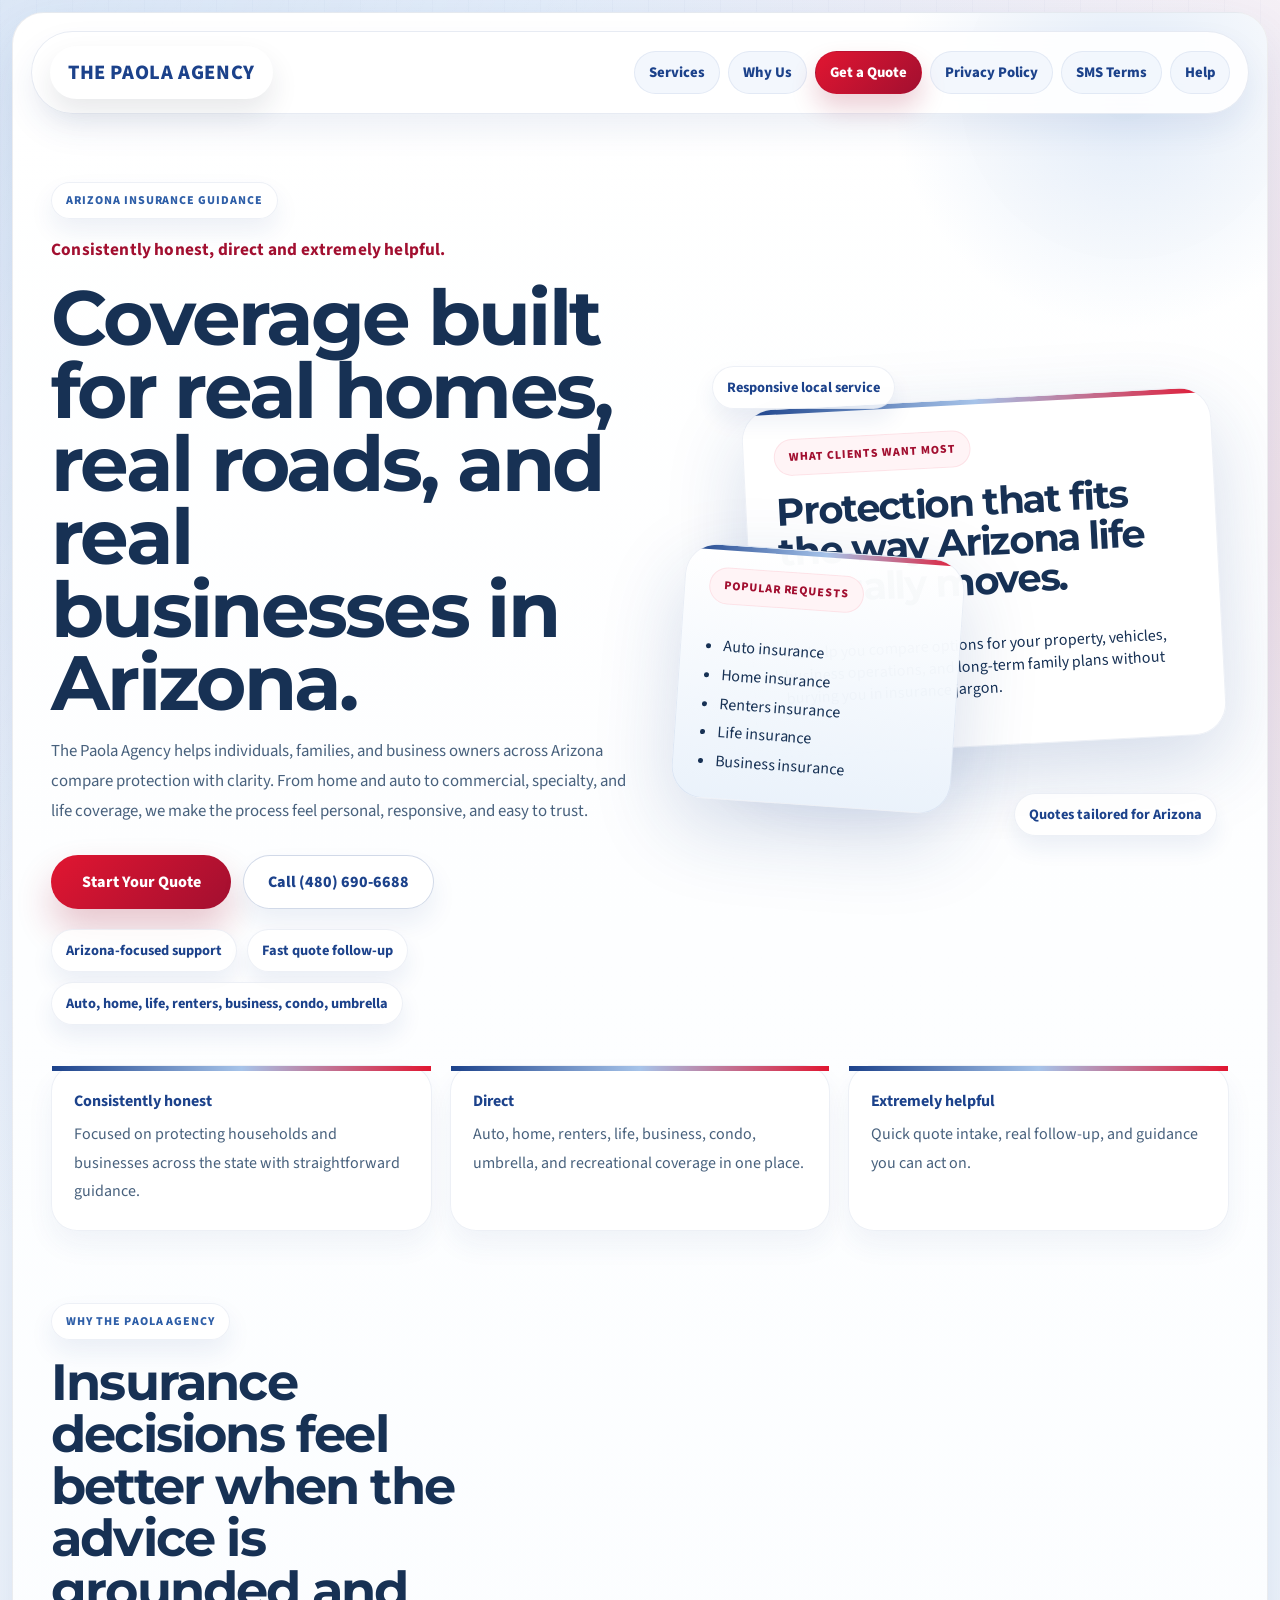
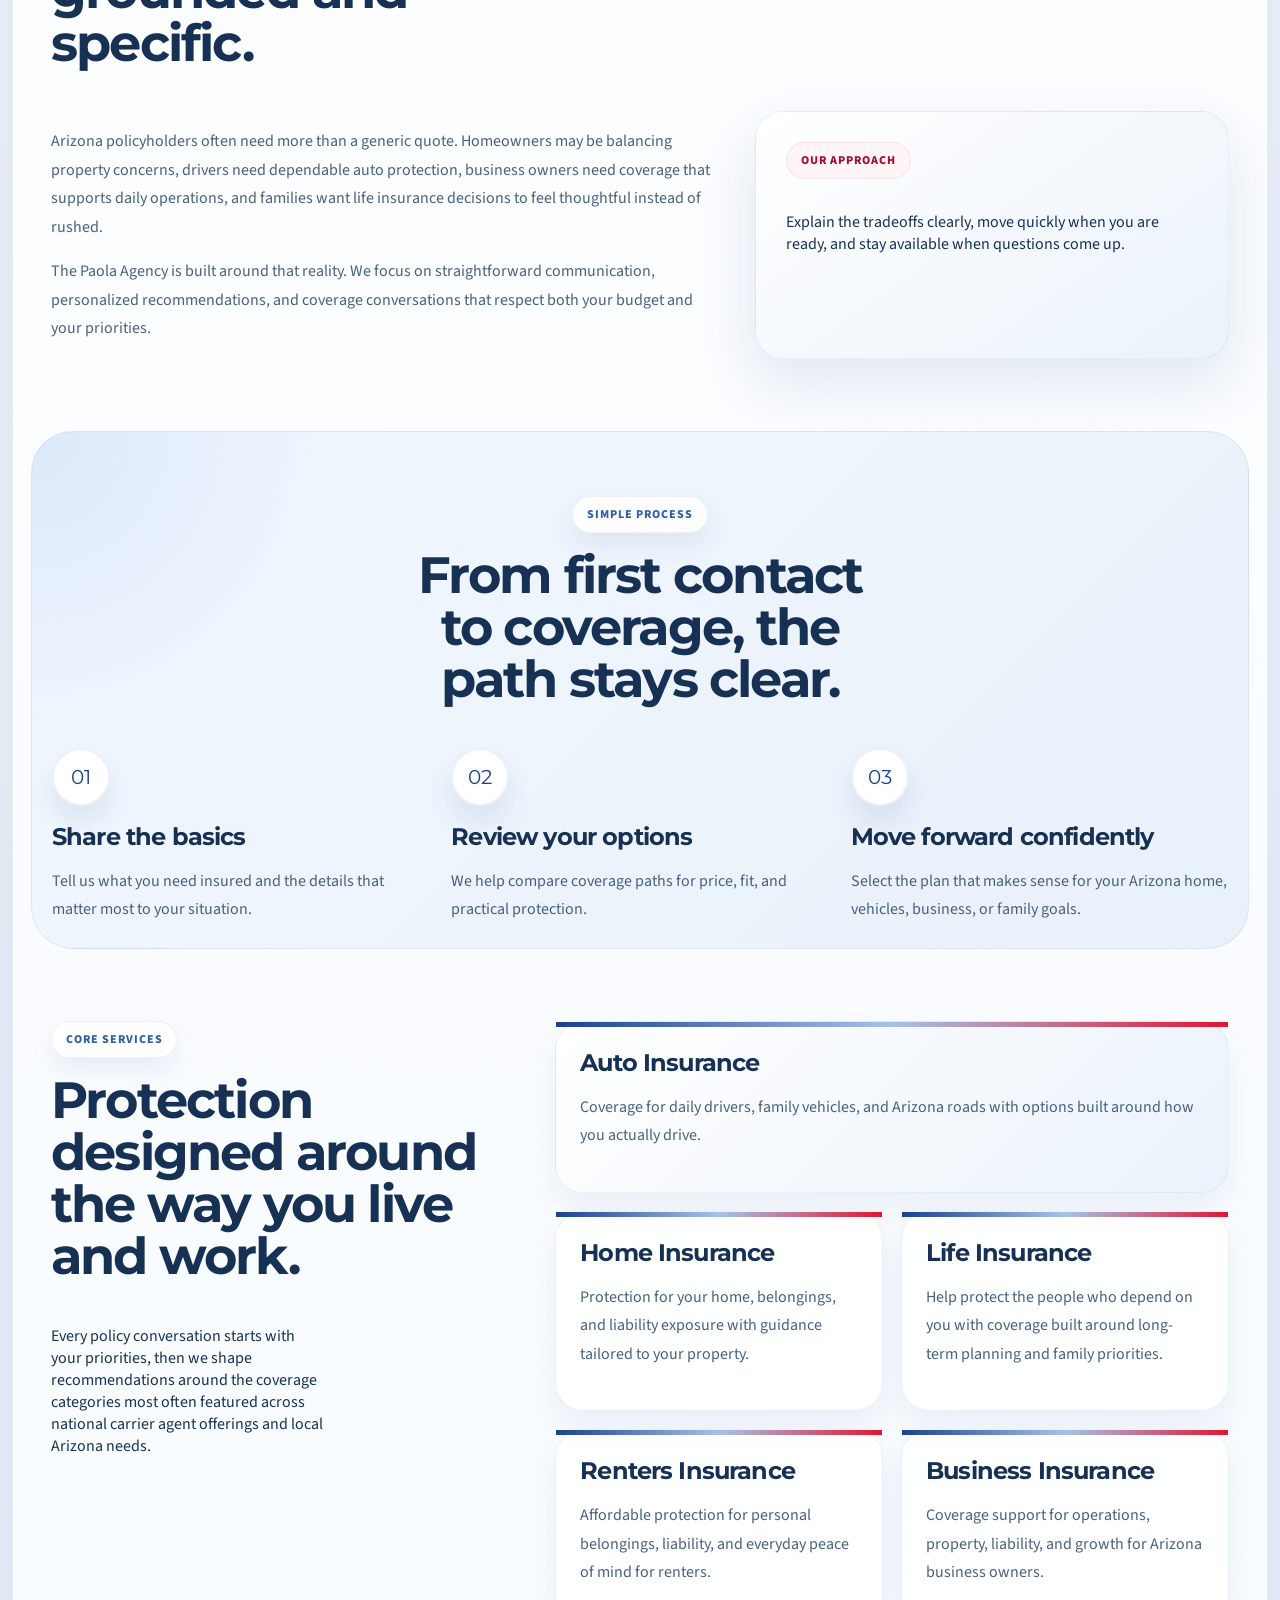
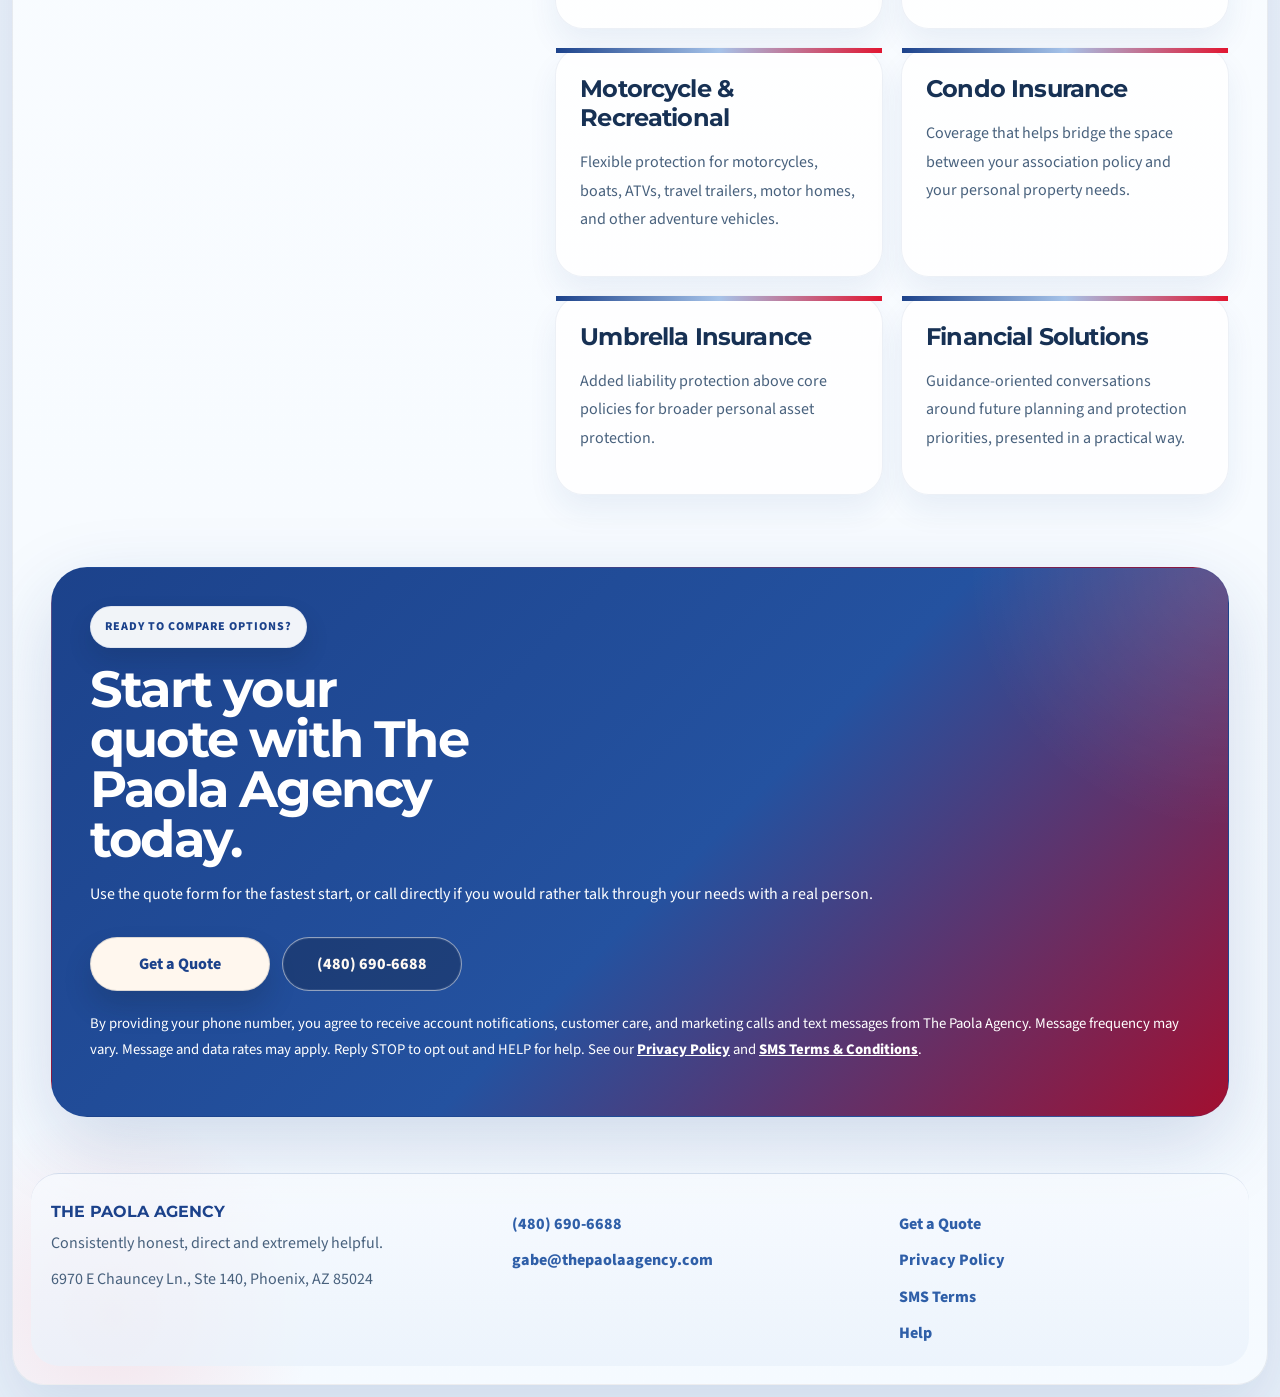
<file: index.html>
<!DOCTYPE html>
<html lang="en">
<head>
  <meta charset="UTF-8" />
  <meta name="viewport" content="width=device-width, initial-scale=1.0" />
  <title>The Paola Agency | Insurance Solutions Across Arizona</title>
  <meta
    name="description"
    content="The Paola Agency helps Arizona families and businesses protect what matters with home, auto, commercial, specialty, and life insurance guidance."
  />
  <link rel="preconnect" href="https://fonts.googleapis.com" />
  <link rel="preconnect" href="https://fonts.gstatic.com" crossorigin />
  <link href="https://fonts.googleapis.com/css2?family=Montserrat:wght@500;600;700;800&family=Source+Sans+3:wght@400;500;600;700&display=swap" rel="stylesheet" />
  <link rel="stylesheet" href="styles.css" />
</head>
<body>
  <div class="page-shell">
    <nav class="site-nav" aria-label="Primary">
      <a href="index.html" class="brand-mark active">The Paola Agency</a>
      <div class="nav-links">
        <a href="#services">Services</a>
        <a href="#why-us">Why Us</a>
        <a href="quote.html" class="nav-cta">Get a Quote</a>
        <a href="privacy-policy.html">Privacy Policy</a>
        <a href="sms-terms.html">SMS Terms</a>
        <a href="help.html">Help</a>
      </div>
    </nav>

    <main>
      <section class="hero-section">
        <div class="hero-copy">
          <p class="eyebrow">Arizona insurance guidance</p>
          <p class="brand-line">Consistently honest, direct and extremely helpful.</p>
          <h1>Coverage built for real homes, real roads, and real businesses in Arizona.</h1>
          <p class="hero-text">
            The Paola Agency helps individuals, families, and business owners across Arizona compare protection with
            clarity. From home and auto to commercial, specialty, and life coverage, we make the process feel
            personal, responsive, and easy to trust.
          </p>
          <div class="hero-actions">
            <a class="btn btn-solid" href="quote.html">Start Your Quote</a>
            <a class="btn btn-outline" href="tel:4806906688">Call (480) 690-6688</a>
          </div>
          <div class="hero-tags" aria-label="Key agency benefits">
            <span>Arizona-focused support</span>
            <span>Fast quote follow-up</span>
            <span>Auto, home, life, renters, business, condo, umbrella</span>
          </div>
        </div>

        <div class="hero-panel" aria-label="Agency highlights">
          <article class="floating-card card-primary">
            <p class="card-label">What clients want most</p>
            <h2>Protection that fits the way Arizona life actually moves.</h2>
            <p>
              We help you compare options for your property, vehicles, business operations, and long-term family plans
              without burying you in insurance jargon.
            </p>
          </article>

          <article class="floating-card card-secondary">
            <p class="card-label">Popular requests</p>
            <ul>
              <li>Auto insurance</li>
              <li>Home insurance</li>
              <li>Renters insurance</li>
              <li>Life insurance</li>
              <li>Business insurance</li>
            </ul>
          </article>

          <div class="mini-pill pill-top">Responsive local service</div>
          <div class="mini-pill pill-bottom">Quotes tailored for Arizona</div>
        </div>
      </section>

      <section class="metrics-strip" aria-label="Agency value">
        <div>
          <strong>Consistently honest</strong>
          <span>Focused on protecting households and businesses across the state with straightforward guidance.</span>
        </div>
        <div>
          <strong>Direct</strong>
          <span>Auto, home, renters, life, business, condo, umbrella, and recreational coverage in one place.</span>
        </div>
        <div>
          <strong>Extremely helpful</strong>
          <span>Quick quote intake, real follow-up, and guidance you can act on.</span>
        </div>
      </section>

      <section id="why-us" class="story-section">
        <div class="section-head">
          <p class="eyebrow">Why The Paola Agency</p>
          <h2>Insurance decisions feel better when the advice is grounded and specific.</h2>
        </div>
        <div class="story-grid">
          <div class="story-copy">
            <p>
              Arizona policyholders often need more than a generic quote. Homeowners may be balancing property concerns,
              drivers need dependable auto protection, business owners need coverage that supports daily operations, and
              families want life insurance decisions to feel thoughtful instead of rushed.
            </p>
            <p>
              The Paola Agency is built around that reality. We focus on straightforward communication, personalized
              recommendations, and coverage conversations that respect both your budget and your priorities.
            </p>
          </div>
          <aside class="promise-card">
            <p class="card-label">Our approach</p>
            <p>
              Explain the tradeoffs clearly, move quickly when you are ready, and stay available when questions come up.
            </p>
          </aside>
        </div>
      </section>

      <section class="process-section" aria-label="How quoting works">
        <div class="section-head centered">
          <p class="eyebrow">Simple process</p>
          <h2>From first contact to coverage, the path stays clear.</h2>
        </div>
        <div class="process-grid">
          <article class="process-step">
            <span class="step-id">01</span>
            <h3>Share the basics</h3>
            <p>Tell us what you need insured and the details that matter most to your situation.</p>
          </article>
          <article class="process-step">
            <span class="step-id">02</span>
            <h3>Review your options</h3>
            <p>We help compare coverage paths for price, fit, and practical protection.</p>
          </article>
          <article class="process-step">
            <span class="step-id">03</span>
            <h3>Move forward confidently</h3>
            <p>Select the plan that makes sense for your Arizona home, vehicles, business, or family goals.</p>
          </article>
        </div>
      </section>

      <section id="services" class="services-section">
        <div class="section-head services-head">
          <p class="eyebrow">Core services</p>
          <h2>Protection designed around the way you live and work.</h2>
          <p>
            Every policy conversation starts with your priorities, then we shape recommendations around the coverage
            categories most often featured across national carrier agent offerings and local Arizona needs.
          </p>
        </div>
        <div class="services-grid">
          <article class="service-card feature-card">
            <h3>Auto Insurance</h3>
            <p>
              Coverage for daily drivers, family vehicles, and Arizona roads with options built around how you actually drive.
            </p>
          </article>
          <article class="service-card">
            <h3>Home Insurance</h3>
            <p>
              Protection for your home, belongings, and liability exposure with guidance tailored to your property.
            </p>
          </article>
          <article class="service-card">
            <h3>Life Insurance</h3>
            <p>
              Help protect the people who depend on you with coverage built around long-term planning and family priorities.
            </p>
          </article>
          <article class="service-card">
            <h3>Renters Insurance</h3>
            <p>
              Affordable protection for personal belongings, liability, and everyday peace of mind for renters.
            </p>
          </article>
          <article class="service-card">
            <h3>Business Insurance</h3>
            <p>
              Coverage support for operations, property, liability, and growth for Arizona business owners.
            </p>
          </article>
          <article class="service-card">
            <h3>Motorcycle &amp; Recreational</h3>
            <p>
              Flexible protection for motorcycles, boats, ATVs, travel trailers, motor homes, and other adventure vehicles.
            </p>
          </article>
          <article class="service-card">
            <h3>Condo Insurance</h3>
            <p>
              Coverage that helps bridge the space between your association policy and your personal property needs.
            </p>
          </article>
          <article class="service-card">
            <h3>Umbrella Insurance</h3>
            <p>
              Added liability protection above core policies for broader personal asset protection.
            </p>
          </article>
          <article class="service-card">
            <h3>Financial Solutions</h3>
            <p>
              Guidance-oriented conversations around future planning and protection priorities, presented in a practical way.
            </p>
          </article>
        </div>
      </section>

      <section class="cta-section">
        <div class="cta-copy">
          <p class="eyebrow">Ready to compare options?</p>
          <h2>Start your quote with The Paola Agency today.</h2>
          <p>
            Use the quote form for the fastest start, or call directly if you would rather talk through your needs with
            a real person.
          </p>
        </div>
        <div class="hero-actions">
          <a class="btn btn-light" href="quote.html">Get a Quote</a>
          <a class="btn btn-ghost" href="tel:4806906688">(480) 690-6688</a>
        </div>
        <p class="consent-note">
          By providing your phone number, you agree to receive account notifications, customer care, and marketing calls
          and text messages from The Paola Agency. Message frequency may vary. Message and data rates may apply.
          Reply STOP to opt out and HELP for help. See our <a href="privacy-policy.html">Privacy Policy</a> and
          <a href="sms-terms.html">SMS Terms &amp; Conditions</a>.
        </p>
      </section>
    </main>

    <footer class="site-footer">
      <div>
        <strong>The Paola Agency</strong>
        <p>Consistently honest, direct and extremely helpful.</p>
        <p>6970 E Chauncey Ln., Ste 140, Phoenix, AZ 85024</p>
      </div>
      <div>
        <p><a href="tel:4806906688">(480) 690-6688</a></p>
        <p><a href="mailto:gabe@thepaolaagency.com">gabe@thepaolaagency.com</a></p>
      </div>
      <div>
        <p><a href="quote.html">Get a Quote</a></p>
        <p><a href="privacy-policy.html">Privacy Policy</a></p>
        <p><a href="sms-terms.html">SMS Terms</a></p>
        <p><a href="help.html">Help</a></p>
      </div>
    </footer>
  </div>
</body>
</html>
</file>
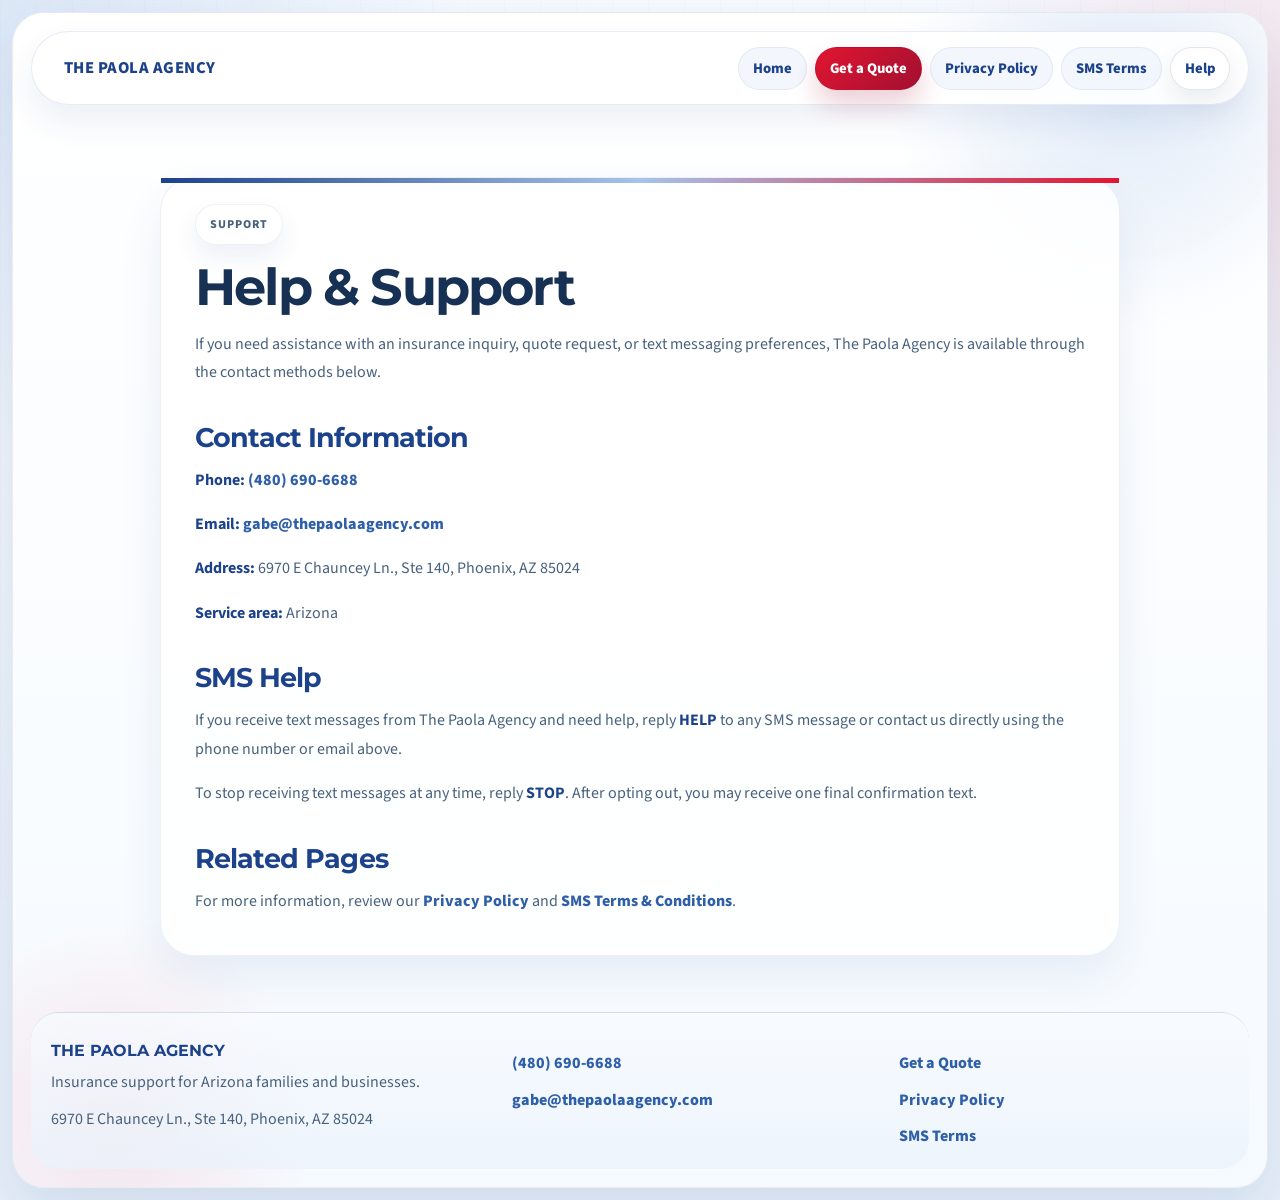
<file: help.html>
<!DOCTYPE html>
<html lang="en">
<head>
  <meta charset="UTF-8" />
  <meta name="viewport" content="width=device-width, initial-scale=1.0" />
  <title>Help | The Paola Agency</title>
  <meta name="description" content="Contact and SMS help information for The Paola Agency." />
  <link rel="preconnect" href="https://fonts.googleapis.com" />
  <link rel="preconnect" href="https://fonts.gstatic.com" crossorigin />
  <link href="https://fonts.googleapis.com/css2?family=Montserrat:wght@500;600;700;800&family=Source+Sans+3:wght@400;500;600;700&display=swap" rel="stylesheet" />
  <link rel="stylesheet" href="styles.css" />
</head>
<body>
  <div class="page-shell">
    <nav class="site-nav" aria-label="Primary">
      <a href="index.html" class="brand-mark">The Paola Agency</a>
      <div class="nav-links">
        <a href="index.html">Home</a>
        <a href="quote.html" class="nav-cta">Get a Quote</a>
        <a href="privacy-policy.html">Privacy Policy</a>
        <a href="sms-terms.html">SMS Terms</a>
        <a href="help.html" class="active">Help</a>
      </div>
    </nav>

    <main class="policy-layout">
      <p class="eyebrow">Support</p>
      <h1>Help &amp; Support</h1>
      <p>
        If you need assistance with an insurance inquiry, quote request, or text messaging preferences, The Paola Agency
        is available through the contact methods below.
      </p>

      <h2>Contact Information</h2>
      <p><strong>Phone:</strong> <a href="tel:4806906688">(480) 690-6688</a></p>
      <p><strong>Email:</strong> <a href="mailto:gabe@thepaolaagency.com">gabe@thepaolaagency.com</a></p>
      <p><strong>Address:</strong> 6970 E Chauncey Ln., Ste 140, Phoenix, AZ 85024</p>
      <p><strong>Service area:</strong> Arizona</p>

      <h2>SMS Help</h2>
      <p>
        If you receive text messages from The Paola Agency and need help, reply <strong>HELP</strong> to any SMS
        message or contact us directly using the phone number or email above.
      </p>
      <p>
        To stop receiving text messages at any time, reply <strong>STOP</strong>. After opting out, you may receive one
        final confirmation text.
      </p>

      <h2>Related Pages</h2>
      <p>
        For more information, review our <a href="privacy-policy.html">Privacy Policy</a> and
        <a href="sms-terms.html">SMS Terms &amp; Conditions</a>.
      </p>
    </main>

    <footer class="site-footer">
      <div>
        <strong>The Paola Agency</strong>
        <p>Insurance support for Arizona families and businesses.</p>
        <p>6970 E Chauncey Ln., Ste 140, Phoenix, AZ 85024</p>
      </div>
      <div>
        <p><a href="tel:4806906688">(480) 690-6688</a></p>
        <p><a href="mailto:gabe@thepaolaagency.com">gabe@thepaolaagency.com</a></p>
      </div>
      <div>
        <p><a href="quote.html">Get a Quote</a></p>
        <p><a href="privacy-policy.html">Privacy Policy</a></p>
        <p><a href="sms-terms.html">SMS Terms</a></p>
      </div>
    </footer>
  </div>
</body>
</html>
</file>
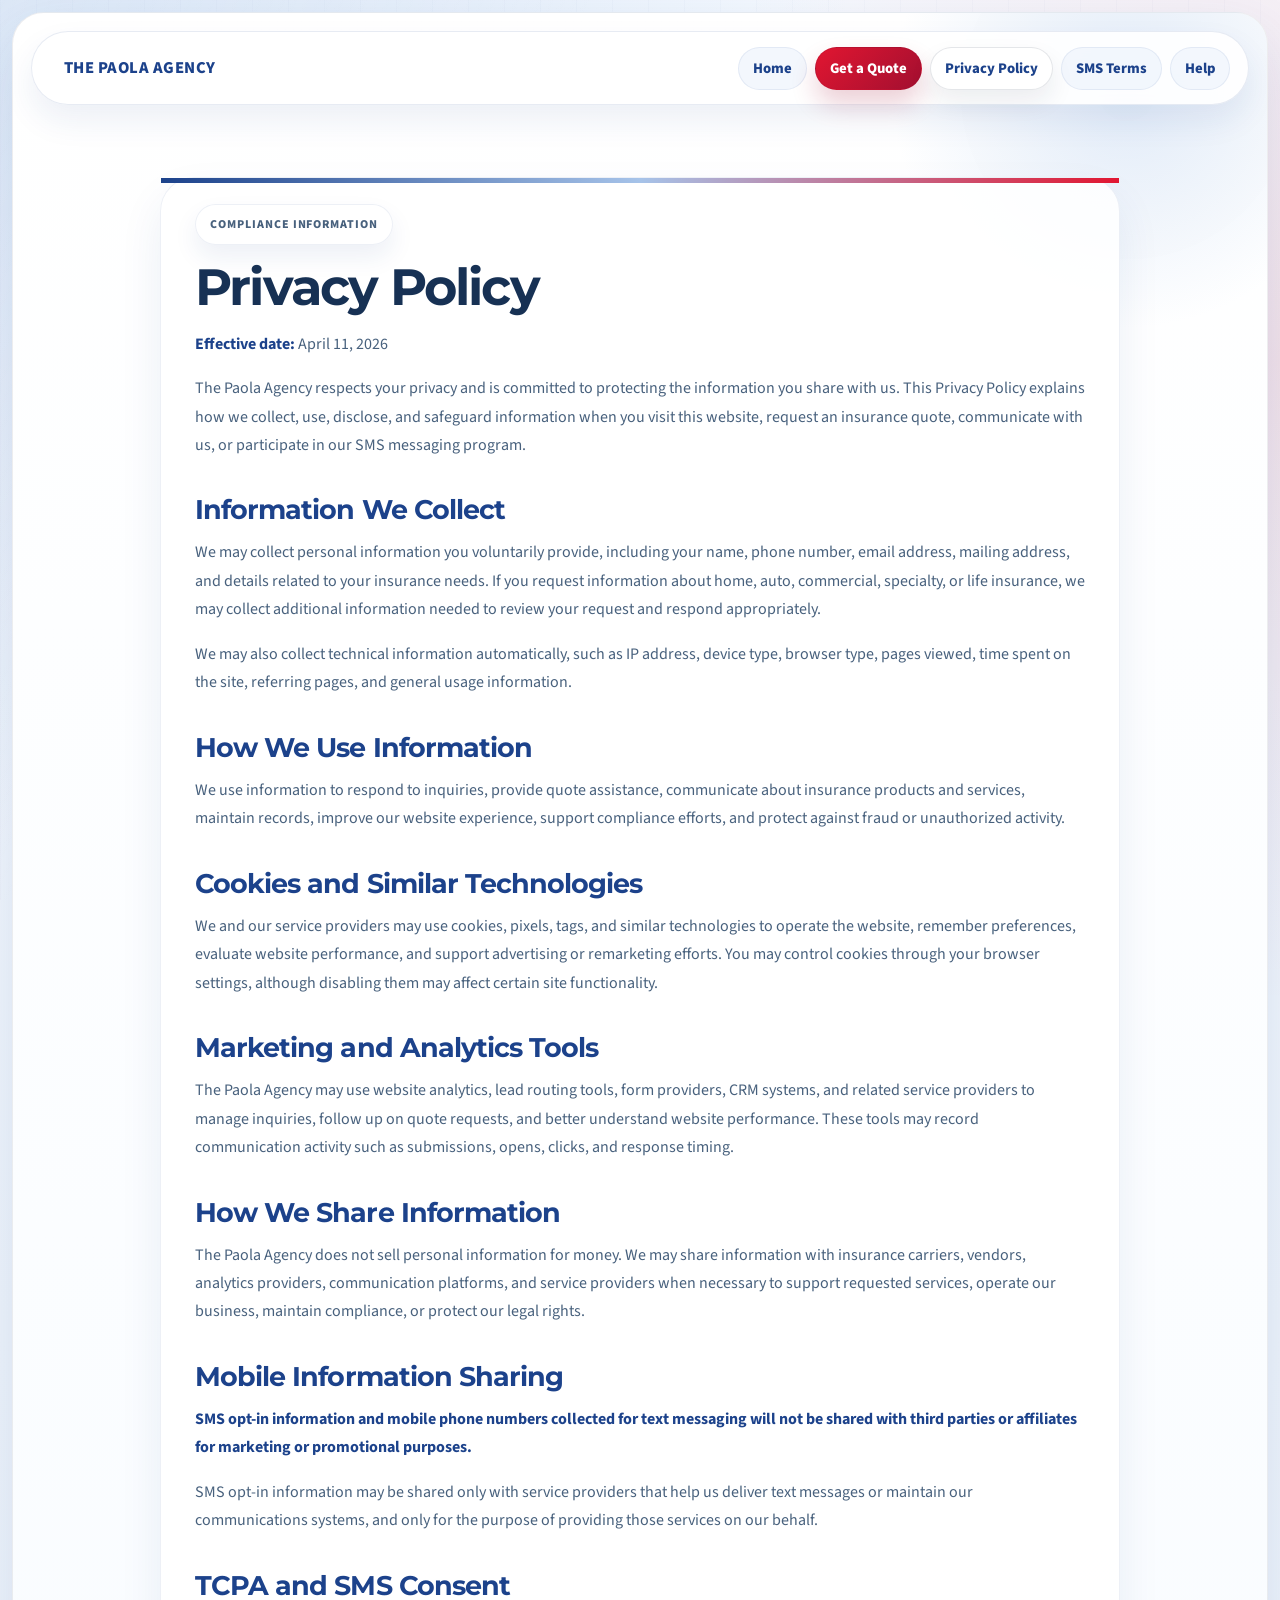
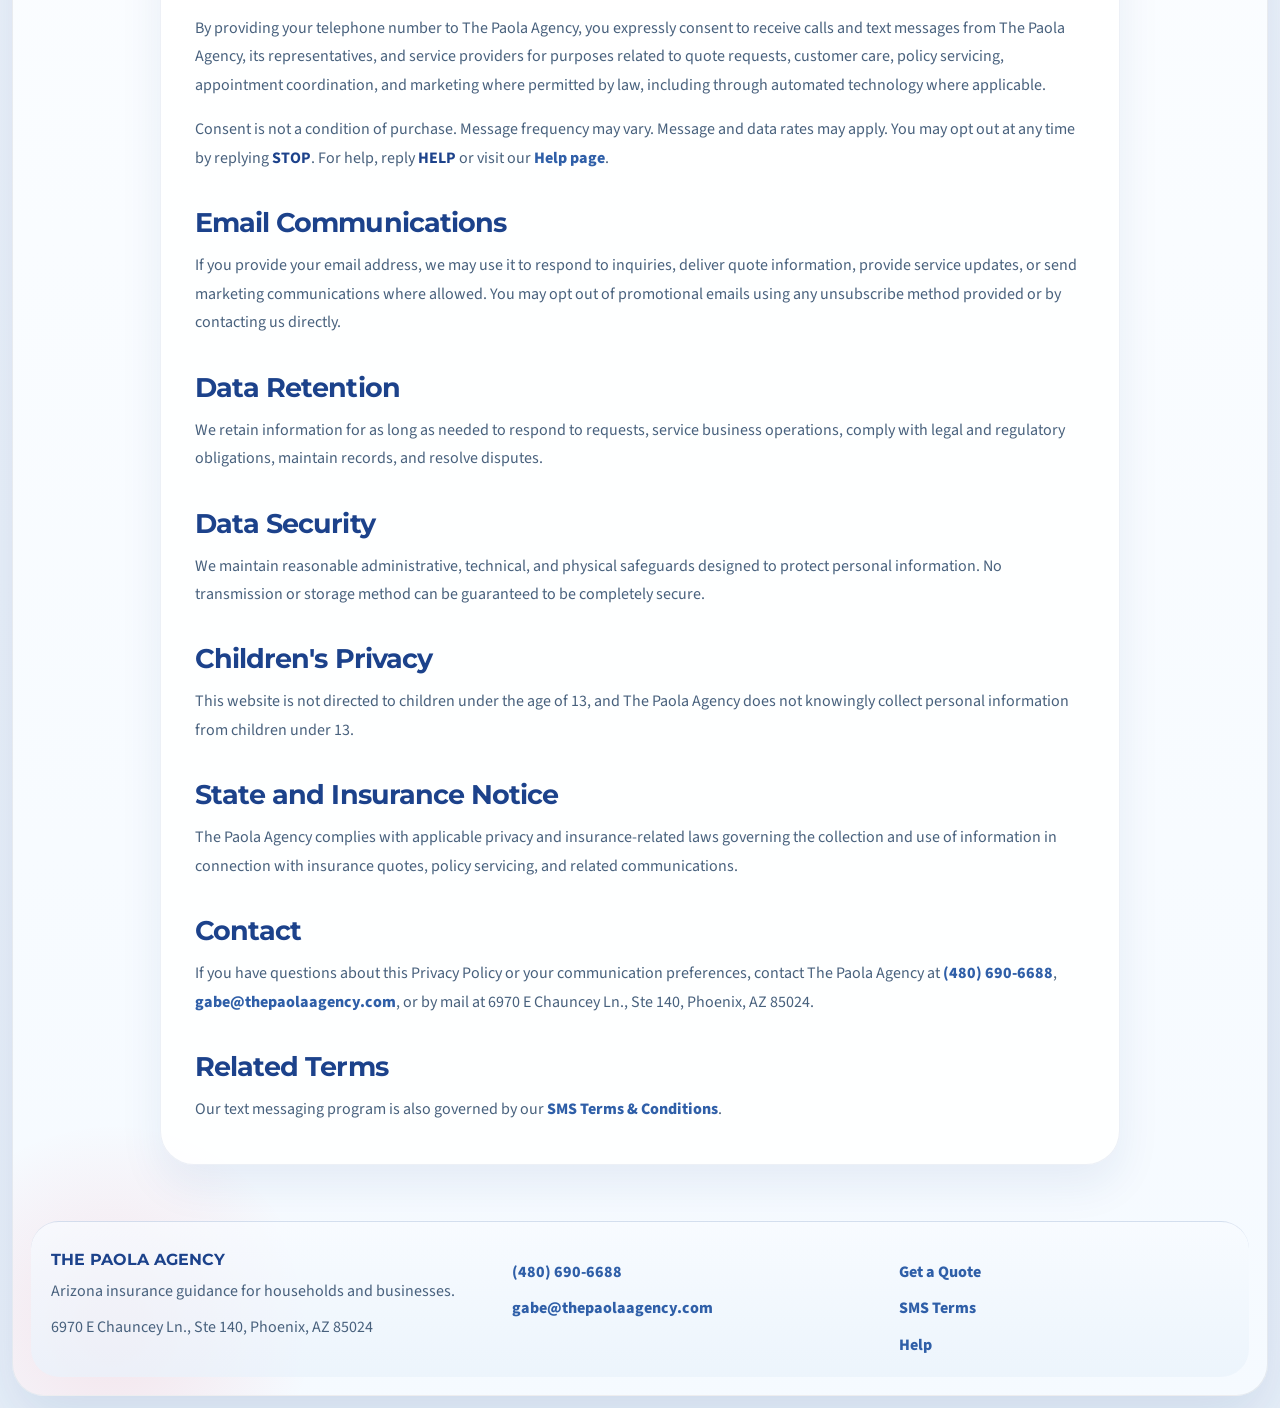
<file: privacy-policy.html>
<!DOCTYPE html>
<html lang="en">
<head>
  <meta charset="UTF-8" />
  <meta name="viewport" content="width=device-width, initial-scale=1.0" />
  <title>Privacy Policy | The Paola Agency</title>
  <meta name="description" content="Privacy Policy for The Paola Agency, including website, quote, and SMS communication practices." />
  <link rel="preconnect" href="https://fonts.googleapis.com" />
  <link rel="preconnect" href="https://fonts.gstatic.com" crossorigin />
  <link href="https://fonts.googleapis.com/css2?family=Montserrat:wght@500;600;700;800&family=Source+Sans+3:wght@400;500;600;700&display=swap" rel="stylesheet" />
  <link rel="stylesheet" href="styles.css" />
</head>
<body>
  <div class="page-shell">
    <nav class="site-nav" aria-label="Primary">
      <a href="index.html" class="brand-mark">The Paola Agency</a>
      <div class="nav-links">
        <a href="index.html">Home</a>
        <a href="quote.html" class="nav-cta">Get a Quote</a>
        <a href="privacy-policy.html" class="active">Privacy Policy</a>
        <a href="sms-terms.html">SMS Terms</a>
        <a href="help.html">Help</a>
      </div>
    </nav>

    <main class="policy-layout">
      <p class="eyebrow">Compliance information</p>
      <h1>Privacy Policy</h1>
      <p><strong>Effective date:</strong> April 11, 2026</p>

      <p>
        The Paola Agency respects your privacy and is committed to protecting the information you share with us.
        This Privacy Policy explains how we collect, use, disclose, and safeguard information when you visit this
        website, request an insurance quote, communicate with us, or participate in our SMS messaging program.
      </p>

      <h2>Information We Collect</h2>
      <p>
        We may collect personal information you voluntarily provide, including your name, phone number, email address,
        mailing address, and details related to your insurance needs. If you request information about home, auto,
        commercial, specialty, or life insurance, we may collect additional information needed to review your request
        and respond appropriately.
      </p>
      <p>
        We may also collect technical information automatically, such as IP address, device type, browser type, pages
        viewed, time spent on the site, referring pages, and general usage information.
      </p>

      <h2>How We Use Information</h2>
      <p>
        We use information to respond to inquiries, provide quote assistance, communicate about insurance products and
        services, maintain records, improve our website experience, support compliance efforts, and protect against
        fraud or unauthorized activity.
      </p>

      <h2>Cookies and Similar Technologies</h2>
      <p>
        We and our service providers may use cookies, pixels, tags, and similar technologies to operate the website,
        remember preferences, evaluate website performance, and support advertising or remarketing efforts. You may
        control cookies through your browser settings, although disabling them may affect certain site functionality.
      </p>

      <h2>Marketing and Analytics Tools</h2>
      <p>
        The Paola Agency may use website analytics, lead routing tools, form providers, CRM systems, and related
        service providers to manage inquiries, follow up on quote requests, and better understand website performance.
        These tools may record communication activity such as submissions, opens, clicks, and response timing.
      </p>

      <h2>How We Share Information</h2>
      <p>
        The Paola Agency does not sell personal information for money. We may share information with insurance
        carriers, vendors, analytics providers, communication platforms, and service providers when necessary to support
        requested services, operate our business, maintain compliance, or protect our legal rights.
      </p>

      <h2>Mobile Information Sharing</h2>
      <p>
        <strong>SMS opt-in information and mobile phone numbers collected for text messaging will not be shared with
        third parties or affiliates for marketing or promotional purposes.</strong>
      </p>
      <p>
        SMS opt-in information may be shared only with service providers that help us deliver text messages or maintain
        our communications systems, and only for the purpose of providing those services on our behalf.
      </p>

      <h2>TCPA and SMS Consent</h2>
      <p>
        By providing your telephone number to The Paola Agency, you expressly consent to receive calls and text
        messages from The Paola Agency, its representatives, and service providers for purposes related to quote
        requests, customer care, policy servicing, appointment coordination, and marketing where permitted by law,
        including through automated technology where applicable.
      </p>
      <p>
        Consent is not a condition of purchase. Message frequency may vary. Message and data rates may apply. You may
        opt out at any time by replying <strong>STOP</strong>. For help, reply <strong>HELP</strong> or visit our
        <a href="help.html">Help page</a>.
      </p>

      <h2>Email Communications</h2>
      <p>
        If you provide your email address, we may use it to respond to inquiries, deliver quote information, provide
        service updates, or send marketing communications where allowed. You may opt out of promotional emails using any
        unsubscribe method provided or by contacting us directly.
      </p>

      <h2>Data Retention</h2>
      <p>
        We retain information for as long as needed to respond to requests, service business operations, comply with
        legal and regulatory obligations, maintain records, and resolve disputes.
      </p>

      <h2>Data Security</h2>
      <p>
        We maintain reasonable administrative, technical, and physical safeguards designed to protect personal
        information. No transmission or storage method can be guaranteed to be completely secure.
      </p>

      <h2>Children's Privacy</h2>
      <p>
        This website is not directed to children under the age of 13, and The Paola Agency does not knowingly
        collect personal information from children under 13.
      </p>

      <h2>State and Insurance Notice</h2>
      <p>
        The Paola Agency complies with applicable privacy and insurance-related laws governing the collection and use
        of information in connection with insurance quotes, policy servicing, and related communications.
      </p>

      <h2>Contact</h2>
      <p>
        If you have questions about this Privacy Policy or your communication preferences, contact The Paola Agency
        at <a href="tel:4806906688">(480) 690-6688</a>,
        <a href="mailto:gabe@thepaolaagency.com">gabe@thepaolaagency.com</a>, or by mail at
        6970 E Chauncey Ln., Ste 140, Phoenix, AZ 85024.
      </p>

      <h2>Related Terms</h2>
      <p>
        Our text messaging program is also governed by our
        <a href="sms-terms.html">SMS Terms &amp; Conditions</a>.
      </p>
    </main>

    <footer class="site-footer">
      <div>
        <strong>The Paola Agency</strong>
        <p>Arizona insurance guidance for households and businesses.</p>
        <p>6970 E Chauncey Ln., Ste 140, Phoenix, AZ 85024</p>
      </div>
      <div>
        <p><a href="tel:4806906688">(480) 690-6688</a></p>
        <p><a href="mailto:gabe@thepaolaagency.com">gabe@thepaolaagency.com</a></p>
      </div>
      <div>
        <p><a href="quote.html">Get a Quote</a></p>
        <p><a href="sms-terms.html">SMS Terms</a></p>
        <p><a href="help.html">Help</a></p>
      </div>
    </footer>
  </div>
</body>
</html>
</file>
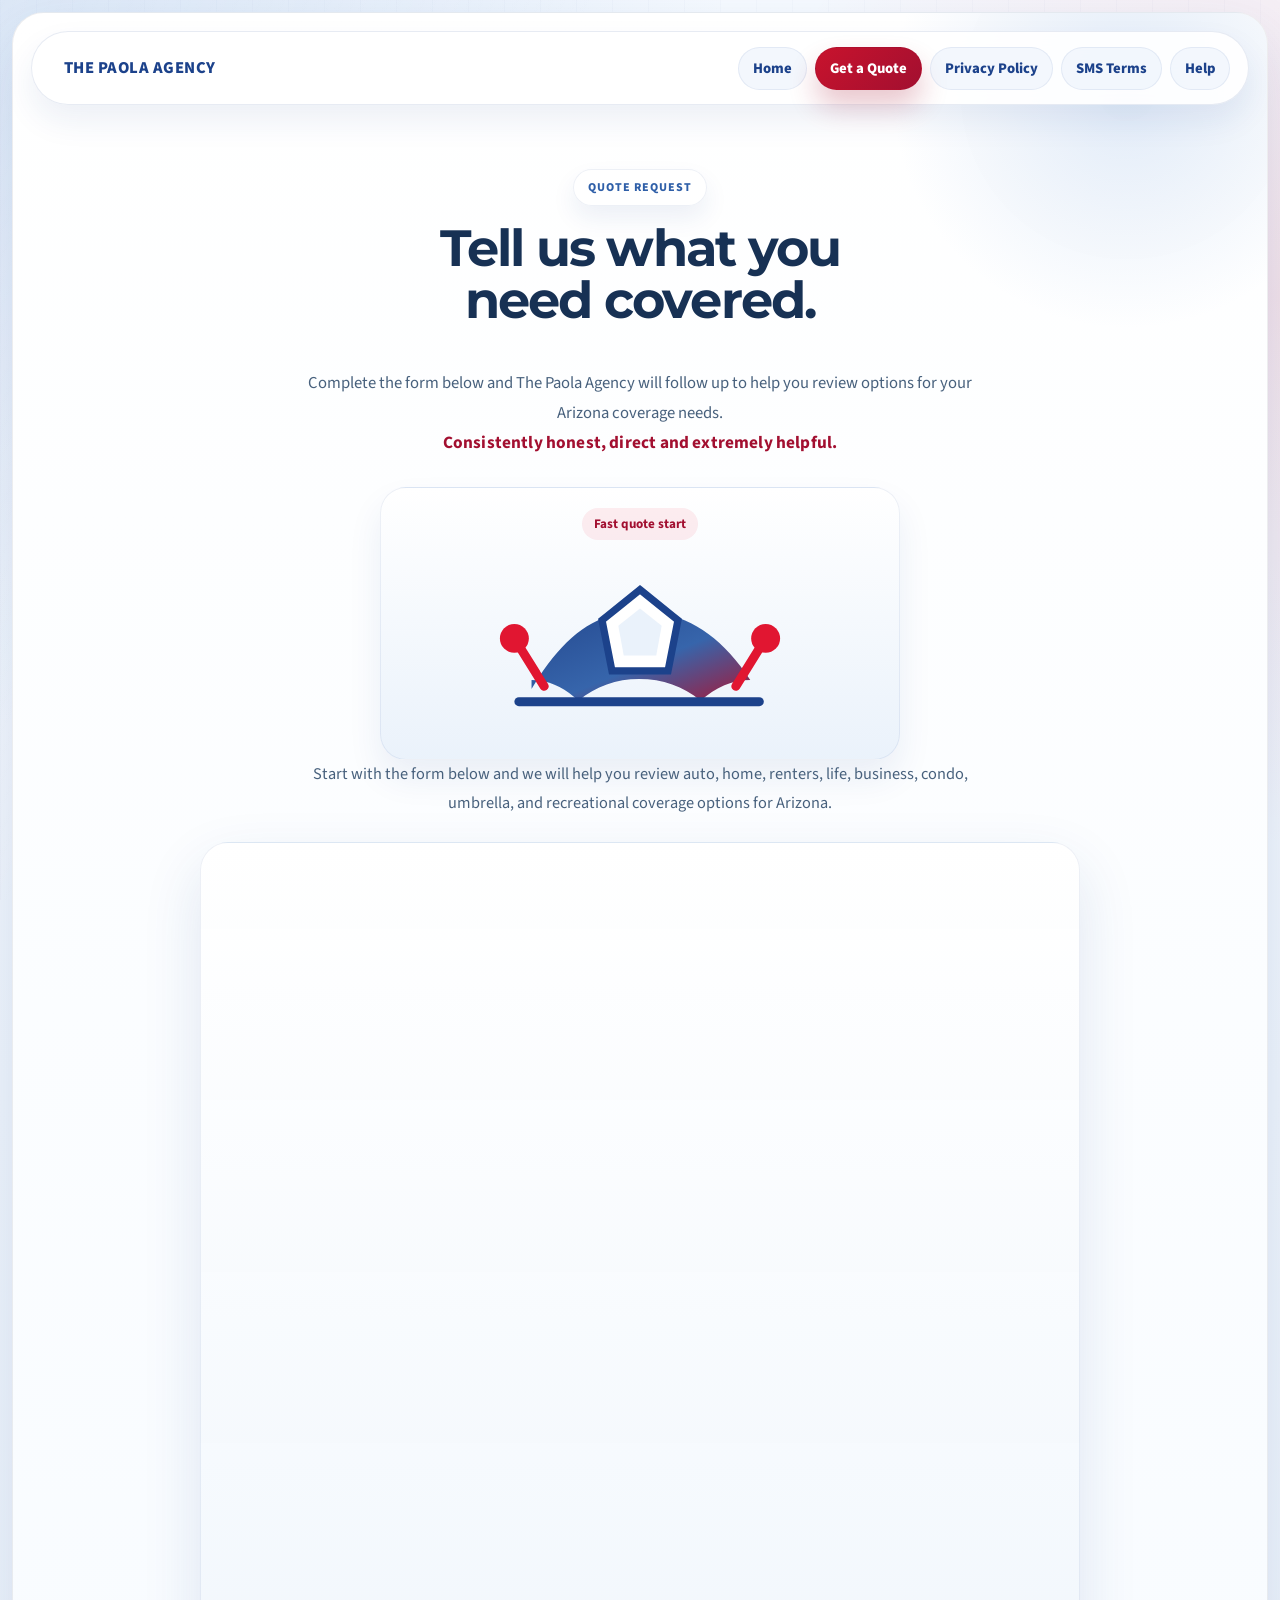
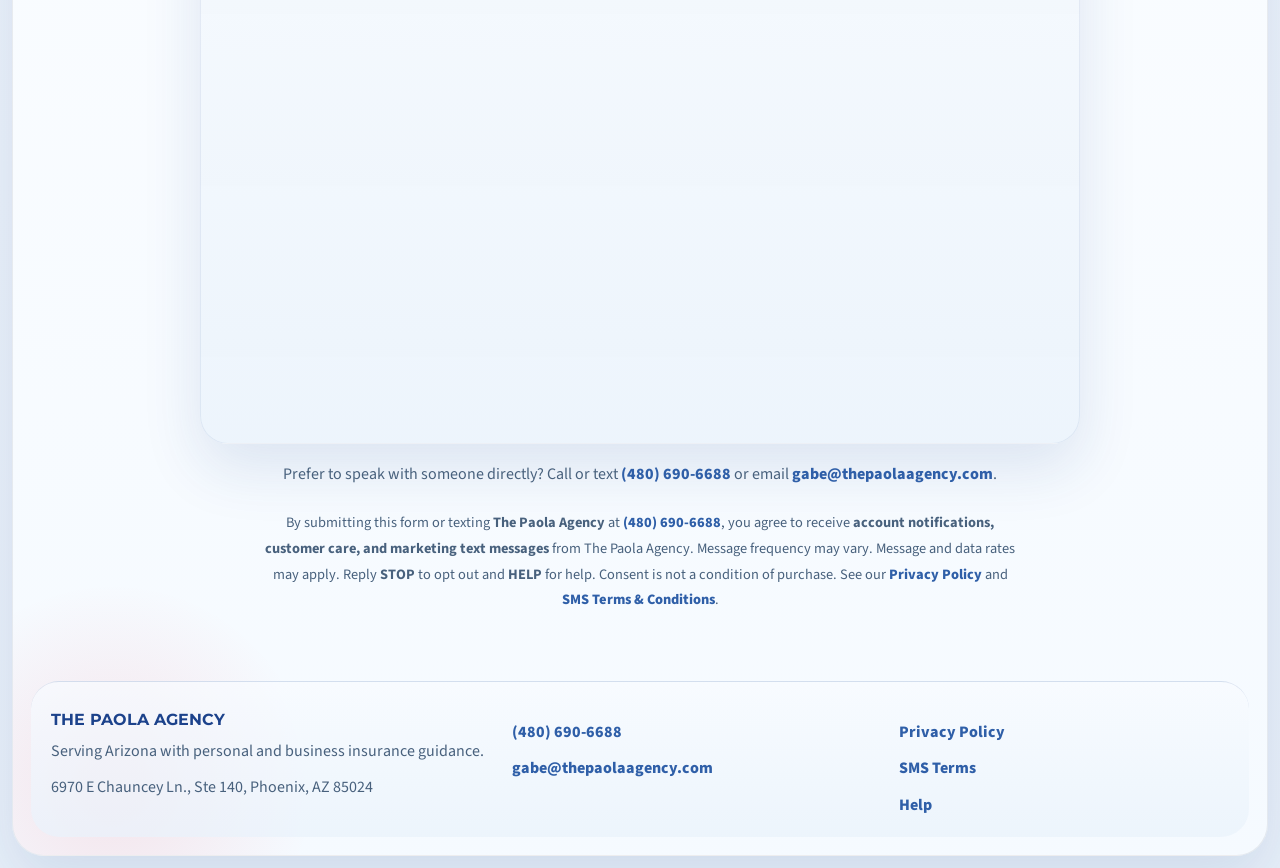
<file: quote.html>
<!DOCTYPE html>
<html lang="en">
<head>
  <meta charset="UTF-8" />
  <meta name="viewport" content="width=device-width, initial-scale=1.0" />
  <title>Get a Quote | The Paola Agency</title>
  <meta name="description" content="Request a quote from The Paola Agency for home, auto, commercial, specialty, and life insurance in Arizona." />
  <link rel="preconnect" href="https://fonts.googleapis.com" />
  <link rel="preconnect" href="https://fonts.gstatic.com" crossorigin />
  <link href="https://fonts.googleapis.com/css2?family=Montserrat:wght@500;600;700;800&family=Source+Sans+3:wght@400;500;600;700&display=swap" rel="stylesheet" />
  <link rel="stylesheet" href="styles.css" />
</head>
<body>
  <div class="page-shell">
    <nav class="site-nav" aria-label="Primary">
      <a href="index.html" class="brand-mark">The Paola Agency</a>
      <div class="nav-links">
        <a href="index.html">Home</a>
        <a href="quote.html" class="active nav-cta">Get a Quote</a>
        <a href="privacy-policy.html">Privacy Policy</a>
        <a href="sms-terms.html">SMS Terms</a>
        <a href="help.html">Help</a>
      </div>
    </nav>

    <main>
      <section class="quote-header">
        <p class="eyebrow">Quote request</p>
        <h1>Tell us what you need covered.</h1>
        <p class="quote-copy">
          Complete the form below and The Paola Agency will follow up to help you review options for your Arizona
          coverage needs.
        </p>
        <p class="brand-line centered-line">Consistently honest, direct and extremely helpful.</p>
        <div class="quote-art" aria-hidden="true">
          <div class="quote-art-badge">Fast quote start</div>
          <svg viewBox="0 0 520 220" role="presentation">
            <defs>
              <linearGradient id="farmersInspired" x1="0%" y1="0%" x2="100%" y2="100%">
                <stop offset="0%" stop-color="#1c428b" />
                <stop offset="55%" stop-color="#2f5fa8" />
                <stop offset="100%" stop-color="#a20f30" />
              </linearGradient>
            </defs>
            <path d="M140 156c34-57 70-86 120-86 47 0 88 24 122 76-20 0-38 8-55 23-19-16-42-24-68-24-25 0-48 8-67 24-16-15-33-23-52-23z" fill="url(#farmersInspired)" opacity="0.96"/>
            <path d="M260 46 302 80 291 136 229 136 218 80z" fill="#ffffff" stroke="#1c428b" stroke-width="8"/>
            <path d="M260 67 284 86 278 119 242 119 236 86z" fill="#eaf2fb"/>
            <path d="M126 170h266" stroke="#1c428b" stroke-width="10" stroke-linecap="round"/>
            <path d="M154 153 121 100" stroke="#e11631" stroke-width="10" stroke-linecap="round"/>
            <path d="M366 153 399 100" stroke="#e11631" stroke-width="10" stroke-linecap="round"/>
            <circle cx="121" cy="100" r="16" fill="#e11631"/>
            <circle cx="399" cy="100" r="16" fill="#e11631"/>
          </svg>
        </div>
      </section>

      <section class="quote-section">
        <p class="quote-intro">
          Start with the form below and we will help you review auto, home, renters, life, business, condo, umbrella,
          and recreational coverage options for Arizona.
        </p>

        <div class="embed-frame">
          <iframe
            src="https://form.jotform.com/261026608949161"
            title="The Paola Agency Quote Request Form"
            loading="lazy"
            allow="geolocation; microphone; camera"
          ></iframe>
        </div>

        <p class="support-copy">
          Prefer to speak with someone directly? Call or text <a href="tel:4806906688">(480) 690-6688</a> or email
          <a href="mailto:gabe@thepaolaagency.com">gabe@thepaolaagency.com</a>.
        </p>

        <p class="fine-print">
          By submitting this form or texting <strong>The Paola Agency</strong> at
          <a href="tel:4806906688">(480) 690-6688</a>, you agree to receive <strong>account notifications, customer care,
          and marketing text messages</strong> from The Paola Agency. Message frequency may vary. Message and data
          rates may apply. Reply <strong>STOP</strong> to opt out and <strong>HELP</strong> for help. Consent is not a
          condition of purchase. See our <a href="privacy-policy.html">Privacy Policy</a> and
          <a href="sms-terms.html">SMS Terms &amp; Conditions</a>.
        </p>
      </section>
    </main>

    <footer class="site-footer">
      <div>
        <strong>The Paola Agency</strong>
        <p>Serving Arizona with personal and business insurance guidance.</p>
        <p>6970 E Chauncey Ln., Ste 140, Phoenix, AZ 85024</p>
      </div>
      <div>
        <p><a href="tel:4806906688">(480) 690-6688</a></p>
        <p><a href="mailto:gabe@thepaolaagency.com">gabe@thepaolaagency.com</a></p>
      </div>
      <div>
        <p><a href="privacy-policy.html">Privacy Policy</a></p>
        <p><a href="sms-terms.html">SMS Terms</a></p>
        <p><a href="help.html">Help</a></p>
      </div>
    </footer>
  </div>
</body>
</html>
</file>
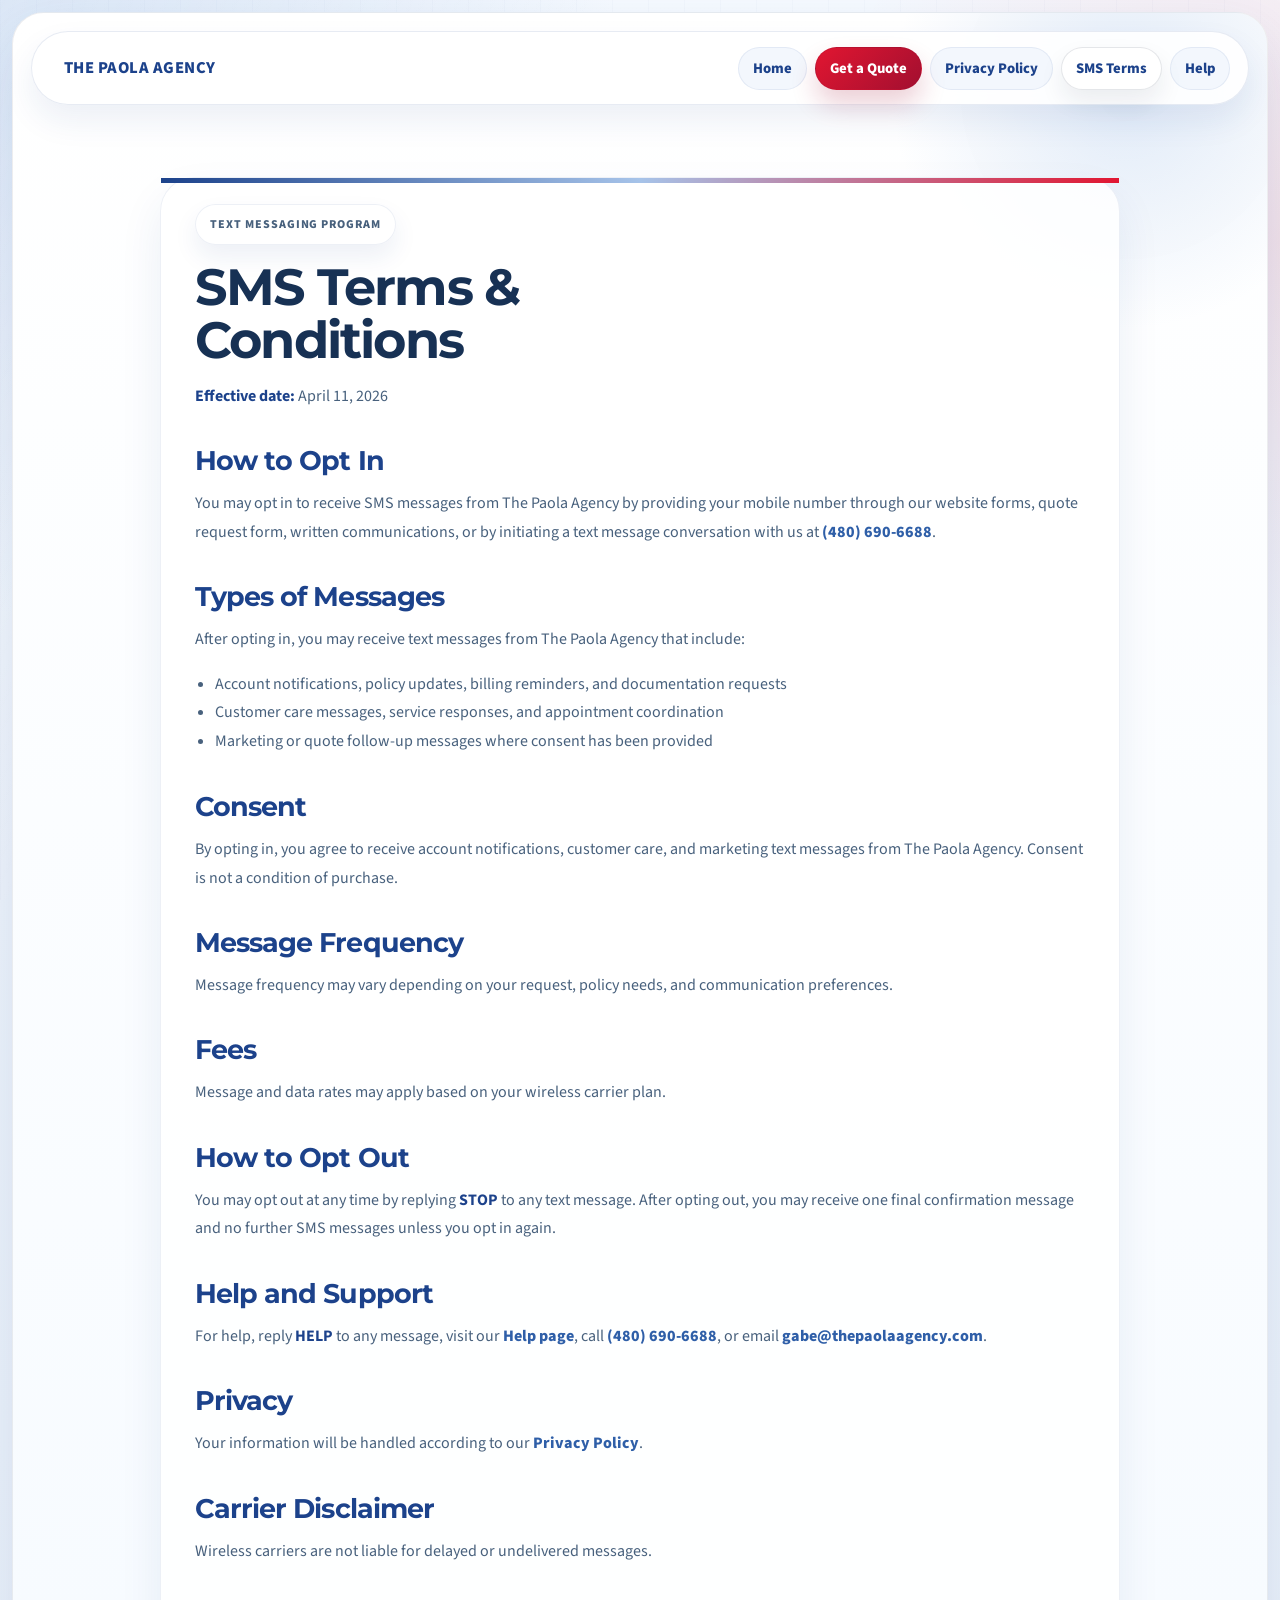
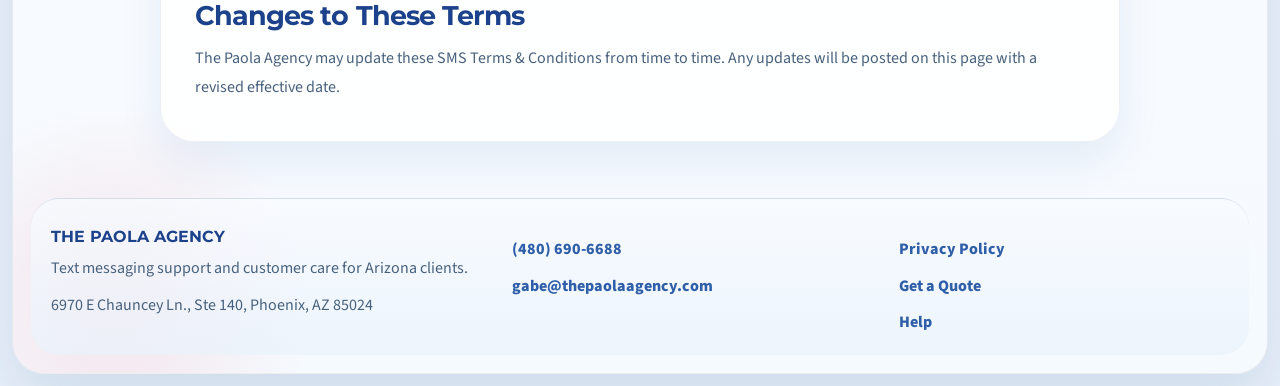
<file: sms-terms.html>
<!DOCTYPE html>
<html lang="en">
<head>
  <meta charset="UTF-8" />
  <meta name="viewport" content="width=device-width, initial-scale=1.0" />
  <title>SMS Terms &amp; Conditions | The Paola Agency</title>
  <meta name="description" content="SMS Terms and Conditions for The Paola Agency." />
  <link rel="preconnect" href="https://fonts.googleapis.com" />
  <link rel="preconnect" href="https://fonts.gstatic.com" crossorigin />
  <link href="https://fonts.googleapis.com/css2?family=Montserrat:wght@500;600;700;800&family=Source+Sans+3:wght@400;500;600;700&display=swap" rel="stylesheet" />
  <link rel="stylesheet" href="styles.css" />
</head>
<body>
  <div class="page-shell">
    <nav class="site-nav" aria-label="Primary">
      <a href="index.html" class="brand-mark">The Paola Agency</a>
      <div class="nav-links">
        <a href="index.html">Home</a>
        <a href="quote.html" class="nav-cta">Get a Quote</a>
        <a href="privacy-policy.html">Privacy Policy</a>
        <a href="sms-terms.html" class="active">SMS Terms</a>
        <a href="help.html">Help</a>
      </div>
    </nav>

    <main class="policy-layout">
      <p class="eyebrow">Text messaging program</p>
      <h1>SMS Terms &amp; Conditions</h1>
      <p><strong>Effective date:</strong> April 11, 2026</p>

      <h2>How to Opt In</h2>
      <p>
        You may opt in to receive SMS messages from The Paola Agency by providing your mobile number through our
        website forms, quote request form, written communications, or by initiating a text message conversation with us
        at <a href="tel:4806906688">(480) 690-6688</a>.
      </p>

      <h2>Types of Messages</h2>
      <p>After opting in, you may receive text messages from The Paola Agency that include:</p>
      <ul>
        <li>Account notifications, policy updates, billing reminders, and documentation requests</li>
        <li>Customer care messages, service responses, and appointment coordination</li>
        <li>Marketing or quote follow-up messages where consent has been provided</li>
      </ul>

      <h2>Consent</h2>
      <p>
        By opting in, you agree to receive account notifications, customer care, and marketing text messages from
        The Paola Agency. Consent is not a condition of purchase.
      </p>

      <h2>Message Frequency</h2>
      <p>Message frequency may vary depending on your request, policy needs, and communication preferences.</p>

      <h2>Fees</h2>
      <p>Message and data rates may apply based on your wireless carrier plan.</p>

      <h2>How to Opt Out</h2>
      <p>
        You may opt out at any time by replying <strong>STOP</strong> to any text message. After opting out, you may
        receive one final confirmation message and no further SMS messages unless you opt in again.
      </p>

      <h2>Help and Support</h2>
      <p>
        For help, reply <strong>HELP</strong> to any message, visit our <a href="help.html">Help page</a>, call
        <a href="tel:4806906688">(480) 690-6688</a>, or email
        <a href="mailto:gabe@thepaolaagency.com">gabe@thepaolaagency.com</a>.
      </p>

      <h2>Privacy</h2>
      <p>
        Your information will be handled according to our
        <a href="privacy-policy.html">Privacy Policy</a>.
      </p>

      <h2>Carrier Disclaimer</h2>
      <p>Wireless carriers are not liable for delayed or undelivered messages.</p>

      <h2>Changes to These Terms</h2>
      <p>
        The Paola Agency may update these SMS Terms &amp; Conditions from time to time. Any updates will be posted
        on this page with a revised effective date.
      </p>
    </main>

    <footer class="site-footer">
      <div>
        <strong>The Paola Agency</strong>
        <p>Text messaging support and customer care for Arizona clients.</p>
        <p>6970 E Chauncey Ln., Ste 140, Phoenix, AZ 85024</p>
      </div>
      <div>
        <p><a href="tel:4806906688">(480) 690-6688</a></p>
        <p><a href="mailto:gabe@thepaolaagency.com">gabe@thepaolaagency.com</a></p>
      </div>
      <div>
        <p><a href="privacy-policy.html">Privacy Policy</a></p>
        <p><a href="quote.html">Get a Quote</a></p>
        <p><a href="help.html">Help</a></p>
      </div>
    </footer>
  </div>
</body>
</html>
</file>
<file: styles.css>
@import url('https://fonts.googleapis.com/css2?family=Montserrat:wght@500;600;700;800&family=Source+Sans+3:wght@400;500;600;700&display=swap');

:root {
  --bg: #eef4fb;
  --paper: rgba(255, 255, 255, 0.95);
  --surface: #f8fbff;
  --line: rgba(53, 57, 80, 0.12);
  --text: #173154;
  --muted: #48617d;
  --navy: #1c428b;
  --blue: #2f5fa8;
  --light-blue: #a6c3e9;
  --pale-blue: #eaf2fb;
  --red: #e11631;
  --deep-red: #a20f30;
  --white: #ffffff;
  --shadow-soft: 0 24px 60px rgba(28, 66, 139, 0.12);
  --shadow-strong: 0 28px 80px rgba(28, 66, 139, 0.18);
}

* { box-sizing: border-box; }
html { scroll-behavior: smooth; }

body {
  margin: 0;
  color: var(--text);
  font-family: 'Source Sans 3', sans-serif;
  background:
    radial-gradient(circle at 0% 0%, rgba(166, 195, 233, 0.42), transparent 26%),
    radial-gradient(circle at 100% 12%, rgba(225, 22, 49, 0.1), transparent 22%),
    linear-gradient(180deg, #f6faff 0%, #eef4fb 44%, #e8f0f9 100%);
}

body::before {
  content: '';
  position: fixed;
  inset: 0;
  pointer-events: none;
  background:
    linear-gradient(115deg, rgba(255, 255, 255, 0.2), transparent 35%),
    repeating-linear-gradient(
      90deg,
      rgba(28, 66, 139, 0.02) 0,
      rgba(28, 66, 139, 0.02) 1px,
      transparent 1px,
      transparent 36px
    );
}

.page-shell {
  width: min(1320px, calc(100% - 24px));
  min-height: calc(100vh - 24px);
  margin: 12px auto;
  padding: 18px;
  border: 1px solid rgba(29, 36, 51, 0.08);
  border-radius: 32px;
  background: linear-gradient(180deg, rgba(255, 255, 255, 0.98), rgba(245, 250, 255, 0.98));
  box-shadow: var(--shadow-soft);
  position: relative;
  overflow: hidden;
}

.page-shell::before,
.page-shell::after {
  content: '';
  position: absolute;
  border-radius: 50%;
  pointer-events: none;
}

.page-shell::before {
  width: 520px;
  height: 520px;
  top: -180px;
  right: -120px;
  background: radial-gradient(circle, rgba(166, 195, 233, 0.34), transparent 64%);
}

.page-shell::after {
  width: 420px;
  height: 420px;
  bottom: -140px;
  left: -110px;
  background: radial-gradient(circle, rgba(225, 22, 49, 0.1), transparent 68%);
}

.site-nav,
.hero-section,
.metrics-strip,
.story-section,
.process-section,
.services-section,
.cta-section,
.quote-header,
.quote-section,
.policy-layout,
.site-footer {
  position: relative;
  z-index: 1;
}

.site-nav {
  display: flex;
  align-items: center;
  justify-content: space-between;
  gap: 18px;
  padding: 14px 18px;
  border-radius: 999px;
  background: rgba(255, 255, 255, 0.9);
  border: 1px solid rgba(28, 66, 139, 0.1);
  backdrop-filter: blur(18px);
  box-shadow: 0 16px 32px rgba(28, 66, 139, 0.08);
}

.brand-mark,
.nav-links a {
  text-decoration: none;
  color: var(--navy);
  font-weight: 800;
}

.brand-mark {
  letter-spacing: 0.03em;
  padding: 10px 14px;
  border-radius: 999px;
  font-size: 1.04rem;
  text-transform: uppercase;
}

.nav-links {
  display: flex;
  flex-wrap: wrap;
  justify-content: flex-end;
  gap: 8px;
}

.nav-links a {
  padding: 10px 14px;
  border-radius: 999px;
  font-size: 0.92rem;
  background: rgba(234, 242, 251, 0.58);
  border: 1px solid rgba(28, 66, 139, 0.08);
}

.nav-links a:hover,
.nav-links a.active,
.brand-mark.active {
  background: var(--white);
  color: var(--navy);
  box-shadow: 0 12px 24px rgba(26, 36, 59, 0.08);
}

.nav-links a.active {
  border: 1px solid rgba(34, 49, 76, 0.12);
}

.nav-links a.nav-cta {
  color: var(--white);
  background: linear-gradient(135deg, var(--red), var(--deep-red));
  border: 1px solid rgba(162, 15, 48, 0.24);
  box-shadow: 0 14px 26px rgba(162, 15, 48, 0.2);
}

.nav-links a.nav-cta:hover,
.nav-links a.nav-cta.active {
  color: var(--white);
  background: linear-gradient(135deg, #c8132d, var(--deep-red));
  box-shadow: 0 16px 28px rgba(162, 15, 48, 0.24);
}

.site-nav .brand-mark.active {
  padding: 12px 18px;
  font-size: 1.28rem;
  box-shadow: 0 14px 28px rgba(26, 36, 59, 0.1);
}

.hero-section {
  display: grid;
  grid-template-columns: minmax(0, 1.02fr) minmax(320px, 0.98fr);
  gap: 38px;
  padding: 68px 20px 34px;
  align-items: center;
}

.eyebrow,
.card-label {
  display: inline-flex;
  margin: 0 0 16px;
  padding: 9px 14px;
  border-radius: 999px;
  text-transform: uppercase;
  letter-spacing: 0.08em;
  font-size: 0.75rem;
  font-weight: 800;
}

.eyebrow {
  color: var(--blue);
  background: rgba(255, 255, 255, 0.94);
  box-shadow: 0 12px 24px rgba(28, 66, 139, 0.08);
  border: 1px solid rgba(28, 66, 139, 0.08);
}

.card-label {
  color: var(--deep-red);
  background: rgba(255, 244, 246, 0.95);
  border: 1px solid rgba(225, 22, 49, 0.08);
}

h1,
h2,
h3 {
  margin-top: 0;
  font-family: 'Montserrat', sans-serif;
  letter-spacing: -0.035em;
}

.hero-section h1 {
  max-width: 11ch;
  margin-bottom: 0;
  font-size: clamp(3rem, 6vw, 5.4rem);
  line-height: 0.95;
}

.hero-text,
.brand-line,
.story-copy p,
.service-card p,
.process-step p,
.quote-copy,
.quote-intro,
.support-copy,
.fine-print,
.policy-layout p,
.site-footer p,
.metrics-strip span,
.cta-copy p,
.consent-note {
  color: var(--muted);
  line-height: 1.78;
}

.brand-line {
  margin: 0 0 16px;
  color: var(--deep-red);
  font-size: 1.08rem;
  font-weight: 700;
  letter-spacing: 0.01em;
}

.centered-line {
  text-align: center;
}

.hero-text {
  max-width: 620px;
  margin-top: 18px;
  font-size: 1.05rem;
}

.hero-actions {
  display: flex;
  flex-wrap: wrap;
  gap: 12px;
  margin-top: 28px;
}

.btn {
  display: inline-flex;
  align-items: center;
  justify-content: center;
  min-width: 180px;
  padding: 15px 24px;
  border-radius: 999px;
  text-decoration: none;
  font-weight: 800;
  transition: transform 0.2s ease, box-shadow 0.2s ease;
}

.btn:hover { transform: translateY(-2px); }

.btn-solid {
  color: var(--white);
  background: linear-gradient(135deg, var(--red), var(--deep-red));
  box-shadow: 0 20px 36px rgba(162, 15, 48, 0.24);
}

.btn-outline {
  color: var(--navy);
  background: rgba(255, 255, 255, 0.96);
  border: 1px solid rgba(28, 66, 139, 0.2);
  box-shadow: 0 14px 26px rgba(28, 66, 139, 0.08);
}

.btn-light {
  color: var(--navy);
  background: var(--white);
  box-shadow: 0 16px 28px rgba(17, 25, 40, 0.18);
}

.btn-ghost {
  color: var(--white);
  border: 1px solid rgba(255, 255, 255, 0.62);
  background: rgba(255, 255, 255, 0.18);
  box-shadow: inset 0 0 0 1px rgba(255, 255, 255, 0.08);
}

.cta-section .btn-light {
  color: var(--navy);
  background: #fff7ee;
  border: 1px solid rgba(34, 49, 76, 0.16);
}

.cta-section .btn-ghost {
  color: #fff9f2;
  background: rgba(22, 34, 58, 0.34);
  border: 1px solid rgba(255, 255, 255, 0.52);
}

.btn-outline:hover,
.btn-light:hover {
  background: var(--white);
  box-shadow: 0 18px 30px rgba(17, 25, 40, 0.16);
}

.btn-ghost:hover {
  background: rgba(255, 255, 255, 0.28);
  box-shadow: 0 16px 28px rgba(17, 25, 40, 0.18);
}

.cta-section .btn-light:hover {
  background: #ffffff;
}

.cta-section .btn-ghost:hover {
  background: rgba(22, 34, 58, 0.5);
}

.hero-tags {
  display: flex;
  flex-wrap: wrap;
  gap: 10px;
  margin-top: 20px;
}

.hero-tags span,
.mini-pill {
  padding: 10px 14px;
  border-radius: 999px;
  background: rgba(255, 255, 255, 0.82);
  color: var(--navy);
  font-size: 0.9rem;
  font-weight: 700;
  box-shadow: 0 12px 22px rgba(28, 66, 139, 0.08);
  border: 1px solid rgba(28, 66, 139, 0.08);
}

.hero-panel {
  min-height: 460px;
  position: relative;
}

.floating-card {
  position: absolute;
  border-radius: 32px;
  border: 1px solid rgba(28, 66, 139, 0.08);
  background: var(--paper);
  box-shadow: var(--shadow-strong);
  overflow: hidden;
}

.floating-card::before,
.service-card::before,
.metrics-strip div::before,
.policy-layout::before {
  content: '';
  position: absolute;
  left: 0;
  right: 0;
  top: 0;
  height: 5px;
  background: linear-gradient(90deg, var(--navy), var(--light-blue), var(--red));
}

.card-primary {
  top: 24px;
  right: 10px;
  width: min(100%, 470px);
  padding: 30px;
  transform: rotate(-3deg);
}

.card-primary h2 {
  font-size: clamp(1.8rem, 3vw, 2.7rem);
  line-height: 1.03;
}

.card-secondary {
  left: 8px;
  bottom: 28px;
  width: min(100%, 280px);
  padding: 22px 24px;
  transform: rotate(4deg);
  background: linear-gradient(180deg, rgba(255, 255, 255, 0.98), rgba(234, 242, 251, 0.98));
}

.card-secondary ul {
  margin: 12px 0 0;
  padding-left: 18px;
  color: var(--text);
  line-height: 1.8;
}

.mini-pill {
  position: absolute;
}

.pill-top { top: -8px; left: 42px; }
.pill-bottom { right: 12px; bottom: -2px; }

.metrics-strip {
  display: grid;
  grid-template-columns: repeat(3, minmax(0, 1fr));
  gap: 18px;
  padding: 0 20px;
  margin-top: 6px;
}

.metrics-strip div {
  position: relative;
  padding: 24px 22px;
  border-radius: 26px;
  background: rgba(255, 255, 255, 0.82);
  border: 1px solid rgba(28, 66, 139, 0.08);
  box-shadow: 0 14px 28px rgba(28, 66, 139, 0.06);
}

.metrics-strip strong {
  display: block;
  margin-bottom: 8px;
  color: var(--navy);
}

.story-section,
.process-section,
.services-section,
.quote-header,
.quote-section,
.policy-layout {
  padding-left: 20px;
  padding-right: 20px;
}

.story-section,
.process-section,
.services-section,
.policy-layout {
  margin-top: 72px;
}

.section-head { margin-bottom: 26px; }
.centered { text-align: center; }
.centered h2 { margin-left: auto; margin-right: auto; }

.section-head h2,
.policy-layout h1,
.quote-header h1 {
  max-width: 13ch;
  font-size: clamp(2.1rem, 4vw, 3.4rem);
  line-height: 1.02;
}

.story-grid {
  display: grid;
  grid-template-columns: minmax(0, 1.1fr) minmax(280px, 0.78fr);
  gap: 36px;
}

.promise-card {
  padding: 30px;
  border-radius: 28px;
  background: linear-gradient(145deg, rgba(255, 255, 255, 0.98), rgba(234, 242, 251, 0.98));
  box-shadow: var(--shadow-soft);
  border: 1px solid rgba(28, 66, 139, 0.08);
}

.process-section {
  padding-top: 64px;
  padding-bottom: 8px;
  border-radius: 42px;
  background:
    radial-gradient(circle at top left, rgba(166, 195, 233, 0.28), transparent 24%),
    linear-gradient(135deg, rgba(241, 247, 255, 0.96), rgba(232, 240, 249, 0.98));
  border: 1px solid rgba(28, 66, 139, 0.08);
}

.process-grid {
  display: grid;
  grid-template-columns: repeat(3, minmax(0, 1fr));
  gap: 22px;
  margin-top: 34px;
}

.step-id {
  display: inline-flex;
  width: 58px;
  height: 58px;
  align-items: center;
  justify-content: center;
  margin-bottom: 16px;
  border-radius: 50%;
  background: var(--white);
  color: var(--navy);
  font-family: 'Montserrat', sans-serif;
  font-size: 1.25rem;
  box-shadow: 0 16px 26px rgba(28, 66, 139, 0.1);
  border: 2px solid rgba(28, 66, 139, 0.08);
}

.process-step h3,
.service-card h3 {
  margin-bottom: 10px;
  font-size: 1.5rem;
}

.services-section {
  display: grid;
  grid-template-columns: minmax(280px, 0.82fr) minmax(0, 1.18fr);
  gap: 36px;
  align-items: start;
}

.services-head p { max-width: 34ch; }

.services-grid {
  display: grid;
  grid-template-columns: repeat(2, minmax(0, 1fr));
  gap: 18px;
}

.service-card {
  position: relative;
  padding: 26px 24px;
  border-radius: 28px;
  background: rgba(255, 255, 255, 0.9);
  border: 1px solid rgba(28, 66, 139, 0.08);
  box-shadow: 0 16px 30px rgba(28, 66, 139, 0.07);
}

.feature-card {
  grid-column: 1 / -1;
  background: linear-gradient(135deg, rgba(255, 255, 255, 0.98), rgba(234, 242, 251, 0.98));
}

.cta-section {
  margin: 72px 20px 18px;
  padding: 38px;
  border-radius: 36px;
  background:
    radial-gradient(circle at top right, rgba(255, 255, 255, 0.12), transparent 20%),
    linear-gradient(135deg, var(--navy) 0%, #2452a0 54%, var(--deep-red) 100%);
  box-shadow: var(--shadow-strong);
  border: 1px solid rgba(28, 66, 139, 0.12);
}

.cta-section h2,
.cta-section p,
.cta-section a {
  color: var(--white);
}

.cta-section .eyebrow {
  color: var(--navy);
  background: rgba(255, 255, 255, 0.94);
  box-shadow: 0 12px 24px rgba(17, 25, 40, 0.14);
}

.cta-section h2 {
  margin-bottom: 12px;
  max-width: 11ch;
  font-size: clamp(2.2rem, 4vw, 3.8rem);
  line-height: 0.98;
}

.consent-note {
  margin-top: 20px;
  font-size: 0.92rem;
  color: rgba(255, 255, 255, 0.84);
}

.consent-note a { font-weight: 800; }

.quote-header {
  padding-top: 64px;
  text-align: center;
}

.quote-header,
.policy-layout {
  animation: fade-rise 0.65s ease both;
}

.quote-header h1 {
  margin-left: auto;
  margin-right: auto;
}

.quote-copy {
  max-width: 700px;
  margin: 14px auto 0;
  font-size: 1.04rem;
}

.quote-art {
  max-width: 520px;
  margin: 28px auto 0;
  padding: 20px 24px 12px;
  border-radius: 26px;
  background: linear-gradient(180deg, rgba(255, 255, 255, 0.98), rgba(234, 242, 251, 0.98));
  border: 1px solid rgba(28, 66, 139, 0.08);
  box-shadow: 0 18px 34px rgba(28, 66, 139, 0.08);
}

.quote-art-badge {
  display: inline-flex;
  margin-bottom: 8px;
  padding: 7px 12px;
  border-radius: 999px;
  background: rgba(225, 22, 49, 0.08);
  color: var(--deep-red);
  font-size: 0.82rem;
  font-weight: 700;
}

.quote-art svg {
  display: block;
  width: 100%;
  height: auto;
}

.quote-section {
  max-width: 920px;
  margin: 0 auto;
  padding-bottom: 12px;
}

.quote-intro,
.support-copy,
.fine-print {
  text-align: center;
}

.quote-intro {
  max-width: 720px;
  margin: 0 auto 18px;
  font-size: 1.02rem;
}

.embed-frame {
  overflow: hidden;
  margin-top: 24px;
  border-radius: 28px;
  border: 1px solid rgba(28, 66, 139, 0.08);
  background:
    linear-gradient(180deg, rgba(255, 255, 255, 0.99), rgba(236, 244, 252, 0.96));
  box-shadow: var(--shadow-soft);
}

.embed-frame iframe {
  display: block;
  width: 100%;
  height: 1200px;
  border: 0;
}

.support-copy a,
.fine-print a,
.policy-layout a,
.site-footer a {
  color: var(--blue);
  font-weight: 800;
  text-decoration: none;
}

.support-copy a:hover,
.fine-print a:hover,
.policy-layout a:hover,
.site-footer a:hover {
  text-decoration: underline;
}

.fine-print {
  max-width: 760px;
  margin: 22px auto 0;
  font-size: 0.9rem;
}

.policy-layout {
  position: relative;
  max-width: 960px;
  margin-left: auto;
  margin-right: auto;
  padding: 26px 34px 24px;
  border-radius: 34px;
  background: rgba(255, 255, 255, 0.84);
  border: 1px solid rgba(28, 66, 139, 0.08);
  box-shadow: 0 20px 44px rgba(28, 66, 139, 0.08);
}

.policy-layout h2 {
  margin-top: 34px;
  margin-bottom: 12px;
  font-size: 1.7rem;
  color: var(--navy);
}

.policy-layout ul {
  padding-left: 20px;
  color: var(--muted);
  line-height: 1.8;
}

.policy-layout > p:first-of-type + h1,
.policy-layout h1 {
  margin-bottom: 10px;
}

.policy-layout > p strong {
  color: var(--navy);
}

.policy-layout p + p {
  margin-top: 14px;
}

.policy-layout h2 + p,
.policy-layout h2 + ul {
  margin-top: 0;
}

.policy-layout a {
  text-underline-offset: 0.14em;
}

.site-footer {
  display: grid;
  grid-template-columns: 1.2fr 1fr 0.9fr;
  gap: 20px;
  margin-top: 56px;
  padding: 28px 20px 10px;
  border-top: 1px solid rgba(28, 66, 139, 0.12);
  background: linear-gradient(180deg, rgba(248, 251, 255, 0.72), rgba(233, 242, 251, 0.72));
  border-radius: 28px;
}

.site-footer strong {
  display: block;
  margin-bottom: 8px;
  color: var(--navy);
  text-transform: uppercase;
  font-family: 'Montserrat', sans-serif;
}

.site-footer p {
  margin: 8px 0;
}

@keyframes fade-rise {
  from {
    opacity: 0;
    transform: translateY(18px);
  }

  to {
    opacity: 1;
    transform: translateY(0);
  }
}

@media (max-width: 980px) {
  .hero-section,
  .services-section,
  .story-grid,
  .site-footer,
  .metrics-strip,
  .process-grid,
  .services-grid {
    grid-template-columns: 1fr;
  }

  .hero-panel { min-height: 400px; }
  .services-grid .feature-card { grid-column: auto; }

  .site-nav {
    flex-direction: column;
    align-items: stretch;
    border-radius: 24px;
  }

  .nav-links { justify-content: center; }

  .policy-layout {
    padding: 24px 24px 18px;
  }

  .site-nav .brand-mark.active {
    font-size: 1.16rem;
  }
}

@media (max-width: 760px) {
  .page-shell {
    width: calc(100% - 12px);
    margin: 6px auto;
    padding: 10px;
    border-radius: 22px;
  }

  .hero-section,
  .story-section,
  .process-section,
  .services-section,
  .quote-header,
  .quote-section,
  .policy-layout,
  .site-footer {
    padding-left: 10px;
    padding-right: 10px;
  }

  .hero-section {
    padding-top: 40px;
    grid-template-columns: 1fr;
  }

  .hero-section h1 {
    max-width: none;
    font-size: clamp(2.5rem, 12vw, 4rem);
  }

  .hero-panel { min-height: 340px; }

  .card-primary,
  .card-secondary {
    position: relative;
    transform: none;
    width: 100%;
    top: auto;
    right: auto;
    left: auto;
    bottom: auto;
    margin-bottom: 16px;
  }

  .mini-pill {
    position: static;
    display: inline-flex;
    margin: 0 8px 8px 0;
  }

  .cta-section {
    margin-left: 10px;
    margin-right: 10px;
    padding: 28px 22px;
    border-radius: 28px;
  }

  .embed-frame iframe { height: 1320px; }

  .policy-layout {
    padding: 18px 16px 14px;
    border-radius: 24px;
  }
}
</file>
